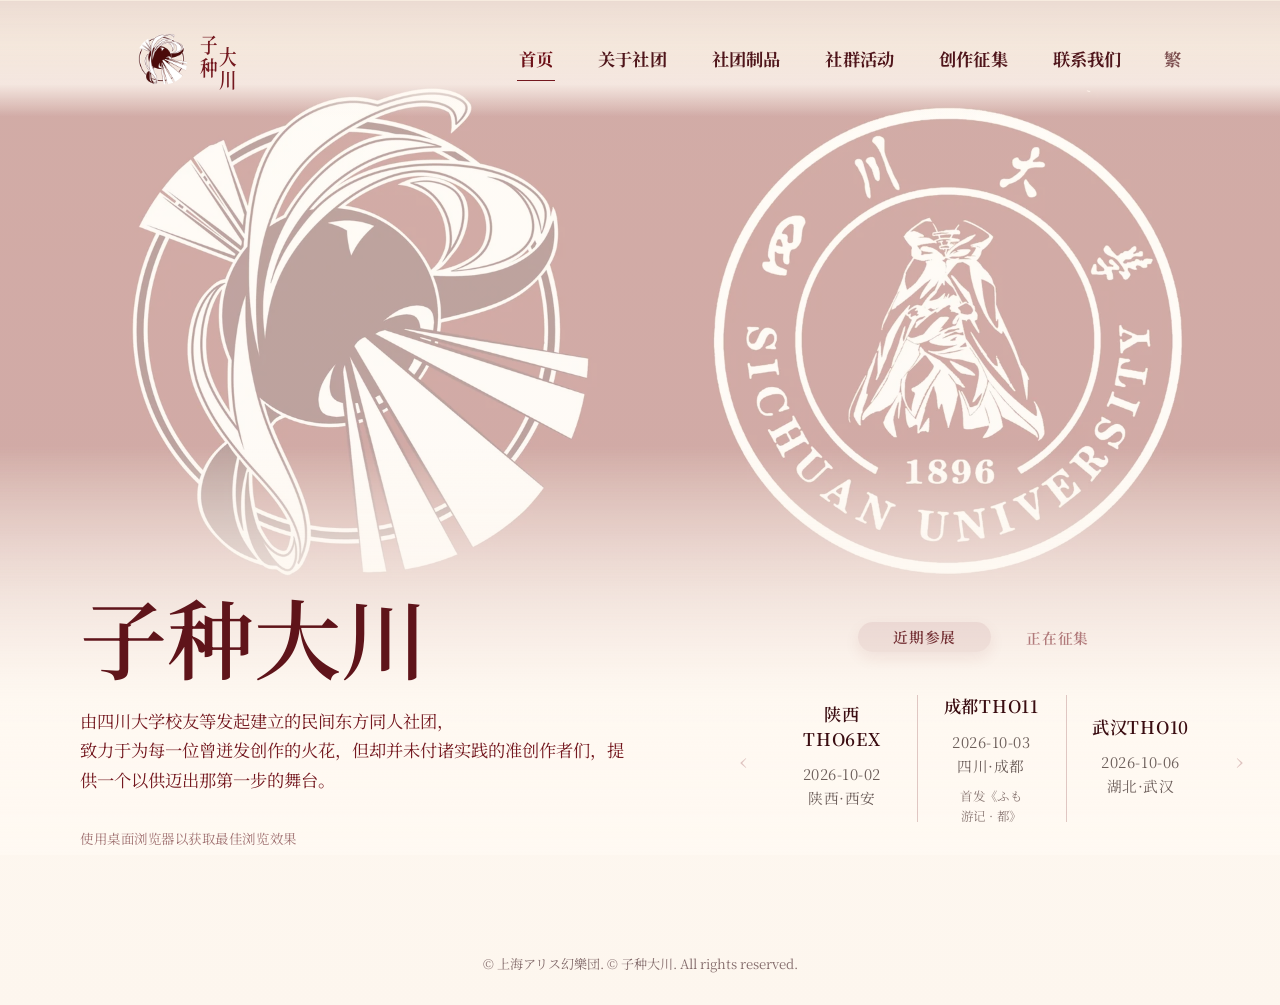
<file: index.html>
<!DOCTYPE html>
<html lang="zh-CN">
  <head>
    <meta charset="UTF-8" />
    <meta name="viewport" content="width=device-width, initial-scale=1.0" />
    <title>子种大川</title>
    <meta
      name="description"
      content="子种大川是由四川大学学生发起建立的民间东方同人社团，致力于为曾迸发创作火花、却尚未付诸实践的准创作者们，提供迈出第一步的舞台。"
    />
    <meta property="og:title" content="子种大川" />
    <meta
      property="og:description"
      content="由四川大学学生发起建立的民间东方同人社团，致力于为准创作者们提供迈出第一步的舞台。"
    />
    <meta property="og:type" content="website" />
    <meta property="og:image" content="assets/club-logo.png" />
    <meta name="twitter:card" content="summary" />
    <meta name="twitter:title" content="子种大川" />
    <meta
      name="twitter:description"
      content="由四川大学学生发起建立的民间东方同人社团，致力于为准创作者们提供迈出第一步的舞台。"
    />
    <meta name="twitter:image" content="assets/club-logo.png" />
    <link rel="icon" type="image/png" href="assets/club-logo.png" />
    <link rel="apple-touch-icon" href="assets/club-logo.png" />
    <link
      rel="preload"
      href="assets/club-background.webp"
      as="image"
      media="(min-width: 561px)"
    />
    <link
      rel="preload"
      href="assets/club-background-mobile.webp"
      as="image"
      media="(max-width: 560px)"
    />
    <link rel="stylesheet" href="styles.css?v=20260823-call-card-edge-clean" />
  </head>
  <body>
    <svg class="site-filter-defs" aria-hidden="true" focusable="false">
      <filter id="qr-burgundy" color-interpolation-filters="sRGB">
        <feColorMatrix
          type="matrix"
          values="
            0.115888 0.389854 0.039356 0 0.454902
            0.188422 0.633864 0.063989 0 0.094118
            0.177584 0.597402 0.060308 0 0.121569
            0 0 0 1 0"
        />
      </filter>
    </svg>

    <header class="site-header">
      <div class="header-inner">
        <a
          class="brand"
          href="#home"
          data-panel-link="home"
          aria-label="回到首页，子种大川"
        >
          <img
            src="assets/club-logo-small.webp"
            alt=""
            width="640"
            height="640"
            decoding="async"
            fetchpriority="high"
          />
          <span class="brand-title" aria-hidden="true">
            <span class="brand-char brand-char-1">子</span>
            <span class="brand-char brand-char-2">种</span>
            <span class="brand-char brand-char-3">大</span>
            <span class="brand-char brand-char-4">川</span>
          </span>
        </a>

        <nav class="site-nav" aria-label="页面栏目">
          <a class="is-active" href="#home" data-panel-link="home">首页</a>
          <a href="#about" data-panel-link="about">关于社团</a>
          <a href="#products" data-panel-link="products">社团制品</a>
          <a href="#moments" data-panel-link="moments">社群活动</a>
          <a href="#creative" data-panel-link="creative">创作征集</a>
          <a href="#contact" data-panel-link="contact">联系我们</a>
          <button
            class="script-toggle"
            type="button"
            data-script-toggle
            aria-label="切换为繁体"
          >
            繁
          </button>
        </nav>
      </div>
    </header>

    <main>
      <section class="panel is-active" data-panel="home" tabindex="0">
        <div class="page-section hero-section">
          <div class="hero-copy">
            <h1 data-club-name>子种大川</h1>
            <p class="lead" data-hero-lead>
              由四川大学学生发起建立的民间东方同人社团，<br />
              致力于为每一位曾迸发创作的火花，但却并未付诸实践的准创作者们，提供一个以供迈出那第一步的舞台。
            </p>
          </div>
          <aside
            class="hero-feature home-digest has-single-digest"
            data-home-digest
            data-active-digest="exhibitions"
            aria-label="首页动态摘要"
          >
            <div class="home-digest-tabs" role="tablist" aria-label="首页动态栏目">
              <button
                class="home-digest-tab is-active"
                type="button"
                data-home-digest-tab="exhibitions"
                role="tab"
                aria-selected="true"
              >
                近期参展
              </button>
              <button
                class="home-digest-tab"
                type="button"
                data-home-digest-tab="calls"
                role="tab"
                aria-selected="false"
                hidden
              >
                正在征集
              </button>
            </div>

            <section
              class="home-digest-block is-active"
              data-home-digest-panel="exhibitions"
              aria-label="近期参展"
            >
              <div class="exhibition-carousel" aria-label="近期参展翻页">
                <button
                  class="exhibition-arrow"
                  type="button"
                  data-exhibition-prev
                  aria-label="上一页"
                >
                  ‹
                </button>
                <div class="exhibition-list" data-exhibition-list>
                  <p class="empty-state">近期参展信息整理中。</p>
                </div>
                <button
                  class="exhibition-arrow"
                  type="button"
                  data-exhibition-next
                  aria-label="下一页"
                >
                  ›
                </button>
              </div>
            </section>

            <section
              class="home-digest-block home-call-block"
              data-home-call-block
              data-home-digest-panel="calls"
              aria-label="正在征集"
              hidden
            >
              <div class="exhibition-carousel home-call-carousel" aria-label="正在征集翻页">
                <button
                  class="exhibition-arrow"
                  type="button"
                  data-call-prev
                  aria-label="上一页"
                >
                  ‹
                </button>
                <div class="exhibition-list call-summary-list" data-call-summary-list></div>
                <button
                  class="exhibition-arrow"
                  type="button"
                  data-call-next
                  aria-label="下一页"
                >
                  ›
                </button>
              </div>
            </section>
          </aside>
          <p class="hero-browser-note">使用桌面浏览器以获取最佳浏览效果</p>
        </div>
      </section>

      <section class="panel" data-panel="about" tabindex="0" hidden>
        <div class="page-section">
          <div class="section-title">
            <p class="eyebrow">About</p>
            <h2>关于社团</h2>
          </div>

          <div class="content-grid">
            <div class="copy-stack" data-about-body>
              <p>
                子种大川是以东方Project为主题的民间同人创作社团，由四川大学在校生、校友为主发起建立。
              </p>
            </div>

            <dl class="info-list" data-club-facts aria-label="社团信息">
              <div>
                <dt>社团名读音</dt>
                <dd>zǐ zhǒng dà chuān</dd>
              </div>
            </dl>
          </div>
        </div>
      </section>

      <section class="panel" data-panel="products" tabindex="0" hidden>
        <div class="page-section">
          <div class="section-title product-section-title">
            <div>
              <p class="eyebrow">Objects</p>
              <h2>社团制品</h2>
            </div>
            <div class="product-title-filter" data-product-filter-slot></div>
          </div>

          <div class="product-list" data-product-list>
            <p class="empty-state">制品资料整理中。</p>
          </div>
        </div>
      </section>

      <section class="panel" data-panel="moments" tabindex="0" hidden>
        <div class="page-section">
          <div class="section-title">
            <p class="eyebrow">Moments</p>
            <h2>社群活动</h2>
          </div>

          <div class="community-list" data-community-list>
            <p class="empty-state">社群活动记录整理中。</p>
          </div>
          <p class="community-portrait-note">
            本页涉及肖像展示的内容，均已取得相关当事人授权。
          </p>
        </div>
      </section>

      <section class="panel" data-panel="creative" tabindex="0" hidden>
        <div class="page-section">
          <div class="section-title">
            <p class="eyebrow">Writing</p>
            <h2>创作征集</h2>
          </div>

          <div class="creative-list" data-creative-list>
            <p class="empty-state">创作征集内容整理中。</p>
          </div>
        </div>
      </section>

      <section class="panel" data-panel="contact" tabindex="0" hidden>
        <div class="page-section">
          <div class="section-title">
            <p class="eyebrow">Contact</p>
            <h2>联系我们</h2>
          </div>

          <div class="contact-layout">
            <div class="contact-qrcode-list" data-contact-qrcodes>
              <p class="empty-state">二维码信息整理中。</p>
            </div>

            <div class="contact-side">
              <section class="contact-block contact-methods-block">
                <h3>相关群聊</h3>
                <dl class="contact-lines" data-contact-methods>
                  <div class="empty-state">群聊信息整理中。</div>
                </dl>
              </section>

              <section class="contact-block contact-maintenance" data-contact-maintenance hidden>
                <h3>网站维护联系邮箱</h3>
                <p class="contact-maintenance-email" data-contact-maintenance-email></p>
                <small class="contact-maintenance-note">回复网站相关问题</small>
              </section>

              <section class="contact-block contact-links-block">
                <h3>友情链接</h3>
                <dl class="contact-lines" data-contact-links>
                  <div class="empty-state">友情链接整理中。</div>
                </dl>
              </section>
            </div>
          </div>
        </div>
      </section>
    </main>

    <footer class="site-footer">
      <p data-footer-copyright>
        © 上海アリス幻樂団. © 2026 子种大川. All rights reserved.
      </p>
    </footer>

    <script src="site-config.js"></script>
    <script src="content-store.js?v=20260826-call-deadline-status"></script>
    <script src="script.js?v=20260826-call-deadline-status"></script>
  </body>
</html>
</file>
<file: styles.css>
@font-face {
  font-family: "ZDC Numerals";
  src:
    local("Bodoni 72"),
    local("Didot"),
    local("Palatino");
  unicode-range:
    U+0030-0039,
    U+FF10-FF19,
    U+0025,
    U+002D,
    U+002E,
    U+002F,
    U+003A,
    U+003B,
    U+00A5;
}

@font-face {
  font-family: "ZDC Web Song";
  src: url("assets/fonts/noto-serif-sc-400.woff2") format("woff2");
  font-display: swap;
  font-style: normal;
  font-weight: 400;
}

@font-face {
  font-family: "ZDC Web Song";
  src: url("assets/fonts/noto-serif-sc-600.woff2") format("woff2");
  font-display: swap;
  font-style: normal;
  font-weight: 600;
}

@font-face {
  font-family: "ZDC Web Song";
  src: url("assets/fonts/noto-serif-sc-700.woff2") format("woff2");
  font-display: swap;
  font-style: normal;
  font-weight: 700;
}

@font-face {
  font-family: "ZDC Web Song TC";
  src: url("assets/fonts/noto-serif-tc-400.ttf") format("truetype");
  font-display: swap;
  font-style: normal;
  font-weight: 400;
}

@font-face {
  font-family: "ZDC Web Song TC";
  src: url("assets/fonts/noto-serif-tc-600.ttf") format("truetype");
  font-display: swap;
  font-style: normal;
  font-weight: 600;
}

@font-face {
  font-family: "ZDC Web Song TC";
  src: url("assets/fonts/noto-serif-tc-700.ttf") format("truetype");
  font-display: swap;
  font-style: normal;
  font-weight: 700;
}

:root {
  --paper: #fff9f2;
  --paper-deep: #f7ecdf;
  --ink: #241616;
  --muted: #6c5e5a;
  --burgundy: #74181f;
  --burgundy-deep: #3b0d12;
  --title-burgundy: #5f141a;
  --line: rgba(116, 24, 31, 0.18);
  --line-soft: rgba(116, 24, 31, 0.1);
  --white: #fffdf8;
  --max-width: 1120px;
  --header-width: 1320px;
  --header-left: clamp(72px, 10.4vw, 240px);
  --header-right: clamp(72px, 7.7vw, 184px);
  --home-header-offset: 116px;
  --home-bg-top: calc(var(--home-header-offset) * -1);
  --home-bg-height: calc(clamp(620px, 82svh, 880px) + var(--home-header-offset));
  --home-bg-image: image-set(
    url("assets/club-background.webp") type("image/webp"),
    url("assets/club-background.jpg") type("image/jpeg")
  );
  --home-bg-position: center -94px;
  --home-bg-size: 100vw auto;
  --home-bg-opacity: 0.36;
  --home-bg-fade-in: clamp(34px, 6svh, 74px);
  --home-bg-solid-end: 52%;
  --home-bg-fade-out-end: 82%;
  --home-hero-padding-top: clamp(340px, 52svh, 520px);
  --community-cover-aspect: 21 / 10;
  --number-font: "ZDC Numerals", "Bodoni 72", Didot, Palatino;
  --web-song-font: "ZDC Web Song";
  --ui-font: var(--number-font), var(--web-song-font), "Songti SC",
    "STSongti-SC-Regular", "Source Han Serif SC", "Noto Serif CJK SC",
    "STSong", "SimSun", Georgia, serif;
  --song-font: var(--number-font), var(--web-song-font), "Songti SC",
    "STSongti-SC-Regular", "Source Han Serif SC", "Noto Serif CJK SC",
    "STSong", "SimSun", Georgia, serif;
  --display-song-font: var(--number-font), var(--web-song-font),
    "STSongti-SC-Regular", "Songti TC", "Hiragino Mincho ProN",
    "Source Han Serif SC", "Noto Serif CJK SC", "Songti SC", "STSong",
    "SimSun", serif;
}

html[lang="zh-Hant"],
html[data-text-script="traditional"],
body[data-text-script="traditional"] {
  --web-song-font: "ZDC Web Song TC";
  --ui-font: var(--number-font), var(--web-song-font), "Songti TC",
    "STSongti-TC-Regular", "Source Han Serif TC", "Noto Serif CJK TC",
    "PMingLiU", "MingLiU", "Songti SC", "STSong", serif;
  --song-font: var(--number-font), var(--web-song-font), "Songti TC",
    "STSongti-TC-Regular", "Source Han Serif TC", "Noto Serif CJK TC",
    "PMingLiU", "MingLiU", "Songti SC", "STSong", serif;
  --display-song-font: var(--number-font), var(--web-song-font),
    "STSongti-TC-Regular", "Songti TC", "Source Han Serif TC",
    "Noto Serif CJK TC", "Hiragino Mincho ProN", "PMingLiU", "MingLiU",
    serif;
}

* {
  box-sizing: border-box;
}

html {
  min-height: 100%;
  background: var(--paper);
}

body {
  position: relative;
  min-height: 100%;
  margin: 0;
  color: var(--ink);
  background:
    linear-gradient(180deg, rgba(255, 250, 243, 0.98), rgba(253, 246, 238, 0.98)),
    var(--paper);
  font-family: var(--ui-font);
  font-feature-settings:
    "onum" 0,
    "lnum" 1,
    "pnum" 1;
  font-synthesis: none;
  font-variant-numeric: lining-nums proportional-nums;
  line-height: 1.7;
}

img {
  display: block;
  max-width: 100%;
}

.site-filter-defs {
  position: absolute;
  width: 0;
  height: 0;
  overflow: hidden;
}

a {
  color: inherit;
  text-decoration: none;
}

.site-header {
  position: sticky;
  z-index: 10;
  top: -1px;
  padding-top: 1px;
  background: linear-gradient(
    180deg,
    rgba(235, 218, 209, 0.98) 0%,
    rgba(247, 236, 224, 0.92) 42%,
    rgba(255, 249, 242, 0.76) 72%,
    rgba(255, 249, 242, 0) 100%
  );
}

.site-header::before {
  position: absolute;
  top: -2px;
  right: 0;
  left: 0;
  height: 3px;
  content: "";
  background: rgba(247, 236, 224, 0.98);
  pointer-events: none;
}

.header-inner {
  width: calc(100% - var(--header-left) - var(--header-right));
  min-height: 116px;
  display: flex;
  align-items: center;
  justify-content: space-between;
  gap: 42px;
  margin-right: auto;
  margin-left: var(--header-left);
}

.brand {
  display: inline-flex;
  align-items: center;
  gap: 10px;
  color: #2d090d;
  font-family: var(--song-font);
  font-weight: 700;
  white-space: nowrap;
}

.brand img {
  width: 3.56rem;
  height: 3.56rem;
  object-fit: contain;
}

.brand-title {
  position: relative;
  width: 2.05em;
  height: 2.42em;
  display: inline-block;
  flex: 0 0 auto;
  font-family: var(--song-font);
  color: var(--burgundy);
  font-size: 1.34rem;
  font-weight: 600;
  letter-spacing: 0;
  line-height: 1;
  transform: scaleX(0.82);
  transform-origin: left center;
}

.brand-char {
  position: absolute;
  display: block;
}

.brand-char-1 {
  top: 0;
  left: 0;
}

.brand-char-2 {
  top: 1.08em;
  left: 0;
}

.brand-char-3 {
  top: 0.54em;
  right: 0;
}

.brand-char-4 {
  top: 1.62em;
  right: 0;
}

.site-nav {
  display: flex;
  align-items: center;
  gap: clamp(24px, 3.2vw, 46px);
  overflow-x: auto;
  color: #4f151b;
  font-family: var(--song-font);
  font-size: clamp(1.08rem, 1.08vw, 1.18rem);
  font-weight: 700;
  letter-spacing: 0.01em;
  white-space: nowrap;
}

.site-nav a {
  position: relative;
  display: inline-flex;
  align-items: center;
  min-height: 52px;
  padding: 2px 2px;
  transition: color 180ms ease;
}

.script-toggle {
  display: inline-flex;
  align-items: center;
  min-height: 52px;
  padding: 2px 0;
  border: 0;
  color: rgba(79, 21, 27, 0.72);
  background: transparent;
  font: inherit;
  cursor: pointer;
  transition:
    color 180ms ease,
    transform 180ms ease;
}

.script-toggle:hover,
.script-toggle:focus-visible {
  color: #6c1018;
  transform: translateY(-1px);
}

.site-nav a::after {
  position: absolute;
  right: 0;
  bottom: 4px;
  left: 0;
  height: 1px;
  content: "";
  background: var(--burgundy);
  opacity: 0;
  transform: scaleX(0.4);
  transform-origin: center;
  transition:
    opacity 180ms ease,
    transform 180ms ease;
}

.site-nav a:hover,
.site-nav a:focus-visible,
.site-nav a.is-active {
  color: #6c1018;
}

.site-nav a.is-active::after {
  opacity: 1;
  transform: scaleX(1);
}

main {
  position: relative;
  z-index: 1;
  display: grid;
}

.panel {
  position: relative;
  grid-area: 1 / 1;
  width: 100%;
  align-self: start;
  opacity: 0;
  transform: translate3d(0, 10px, 0);
  transition:
    opacity 400ms cubic-bezier(0.22, 0.72, 0.28, 1),
    transform 400ms cubic-bezier(0.22, 0.72, 0.28, 1);
  will-change: opacity, transform;
}

.panel:focus,
.panel:focus-visible {
  outline: none;
}

.panel.is-active {
  opacity: 1;
  transform: translate3d(0, 0, 0);
}

.panel.is-entering-from-right {
  opacity: 0;
  transform: translate3d(30px, 0, 0);
}

.panel.is-entering-from-left {
  opacity: 0;
  transform: translate3d(-30px, 0, 0);
}

.panel.is-leaving-to-left {
  opacity: 0;
  transform: translate3d(-30px, 0, 0);
}

.panel.is-leaving-to-right {
  opacity: 0;
  transform: translate3d(30px, 0, 0);
}

.panel[hidden] {
  display: none;
}

.panel[data-panel="home"] {
  overflow: visible;
}

.panel[data-panel="home"]::before,
.panel[data-panel="home"]::after {
  position: absolute;
  inset: 0;
  z-index: 0;
  content: "";
  pointer-events: none;
}

.panel[data-panel="home"]::before {
  top: var(--home-bg-top);
  height: var(--home-bg-height);
  background: var(--home-bg-image) var(--home-bg-position) / var(--home-bg-size)
    no-repeat;
  opacity: var(--home-bg-opacity);
  -webkit-mask-image: linear-gradient(
    180deg,
    transparent 0,
    #000 var(--home-bg-fade-in),
    #000 var(--home-bg-solid-end),
    transparent var(--home-bg-fade-out-end),
    transparent 100%
  );
  mask-image: linear-gradient(
    180deg,
    transparent 0,
    #000 var(--home-bg-fade-in),
    #000 var(--home-bg-solid-end),
    transparent var(--home-bg-fade-out-end),
    transparent 100%
  );
}

.panel[data-panel="home"]::after {
  top: var(--home-bg-top);
  height: var(--home-bg-height);
  background: linear-gradient(
    180deg,
    rgba(255, 249, 242, 0) 0%,
    rgba(255, 249, 242, 0) var(--home-bg-solid-end),
    rgba(255, 249, 242, 0.62) var(--home-bg-fade-out-end),
    rgba(255, 249, 242, 0.98) 100%
  );
}

.page-section {
  position: relative;
  z-index: 1;
  width: min(var(--max-width), calc(100% - 36px));
  min-height: calc(100svh - 142px);
  display: grid;
  align-content: center;
  margin: 0 auto;
  padding: clamp(48px, 8vw, 92px) 0;
}

.panel[data-panel="contact"] .page-section {
  width: calc(100% - var(--header-left) - var(--header-right));
  margin-right: var(--header-right);
  margin-left: var(--header-left);
}

.hero-section {
  grid-template-columns: minmax(0, 1fr) auto;
  gap: clamp(36px, 7vw, 112px);
  align-content: start;
  align-items: start;
  padding-top: var(--home-hero-padding-top);
}

.hero-copy,
.copy-stack,
.product-item,
.contact-grid {
  min-width: 0;
}

.hero-copy {
  max-width: 760px;
  align-self: start;
  justify-self: start;
}

.hero-feature {
  display: grid;
  grid-template-rows: auto clamp(150px, 12vw, 166px);
  gap: clamp(18px, 2.4vw, 28px);
  align-self: start;
  margin: 0 clamp(-64px, -4vw, -18px) 0 0;
  justify-self: end;
  width: min(520px, 46vw);
  padding-top: 34px;
  color: #563e3b;
}

.home-digest-block {
  min-width: 0;
  min-height: 0;
  animation: home-digest-panel-in 360ms ease both;
}

.home-call-block[hidden] {
  display: none;
}

.home-digest-tabs {
  position: relative;
  width: min(272px, 100%);
  display: grid;
  grid-template-columns: repeat(2, minmax(0, 1fr));
  justify-self: center;
  padding: 3px;
  border: 0;
  border-radius: 999px;
  background: transparent;
  box-shadow: none;
}

.home-digest-tabs::before {
  position: absolute;
  top: 3px;
  bottom: 3px;
  left: 3px;
  width: calc((100% - 6px) / 2);
  content: "";
  border-radius: 999px;
  background: rgba(116, 24, 31, 0.08);
  box-shadow: 0 6px 16px rgba(116, 24, 31, 0.075);
  transition:
    transform 320ms cubic-bezier(0.22, 0.72, 0.28, 1),
    width 240ms ease;
}

.home-digest[data-active-digest="calls"] .home-digest-tabs::before {
  transform: translateX(100%);
}

.home-digest.has-single-digest .home-digest-tabs {
  width: fit-content;
  min-width: 136px;
  grid-template-columns: minmax(0, 1fr);
}

.home-digest.has-single-digest .home-digest-tabs::before {
  width: calc(100% - 6px);
  transform: none;
}

.home-digest-tab {
  position: relative;
  z-index: 1;
  min-height: 30px;
  padding: 0 18px;
  border: 0;
  border-radius: 999px;
  color: rgba(116, 24, 31, 0.54);
  background: transparent;
  font-family: var(--song-font);
  font-size: 0.92rem;
  font-weight: 600;
  letter-spacing: 0.05em;
  cursor: pointer;
  transition:
    color 220ms ease,
    transform 220ms ease,
    opacity 220ms ease;
}

.home-digest-tab:hover,
.home-digest-tab:focus-visible {
  color: var(--burgundy-deep);
}

.home-digest-tab:focus-visible {
  outline: 1px solid rgba(116, 24, 31, 0.32);
  outline-offset: 4px;
}

.home-digest-tab.is-active {
  color: rgba(95, 20, 26, 0.86);
  transform: translateY(-1px);
}

.exhibition-head {
  display: flex;
  align-items: center;
  justify-content: center;
}

.hero-feature h2 {
  width: 100%;
  margin: 0;
  color: var(--burgundy);
  font-family: var(--song-font);
  font-size: 1.16rem;
  font-weight: 600;
  letter-spacing: 0.04em;
  text-align: center;
}

.exhibition-carousel {
  height: 100%;
  display: grid;
  grid-template-columns: 24px minmax(0, 1fr) 24px;
  align-items: center;
  gap: 12px;
}

.exhibition-arrow {
  width: 24px;
  height: 42px;
  display: inline-grid;
  place-items: center;
  padding: 0;
  border: 0;
  color: rgba(116, 24, 31, 0.72);
  background: transparent;
  font-family: var(--song-font);
  font-size: 1.36rem;
  line-height: 1;
  cursor: pointer;
  transition:
    color 180ms ease,
    opacity 180ms ease,
    transform 180ms ease;
}

.exhibition-arrow:hover,
.exhibition-arrow:focus-visible {
  color: var(--burgundy-deep);
  transform: translateY(-1px);
}

.exhibition-arrow:focus-visible {
  outline: 1px solid rgba(116, 24, 31, 0.38);
  outline-offset: 3px;
}

.exhibition-arrow:disabled {
  cursor: default;
  opacity: 0.32;
  transform: none;
}

.exhibition-list {
  width: 100%;
  display: grid;
  grid-template-columns: repeat(3, minmax(0, 1fr));
  justify-content: end;
  overflow: hidden;
}

.call-summary-list {
  grid-template-columns: repeat(2, minmax(0, 1fr));
}

.call-summary-list.is-balanced.exhibition-visible-1 {
  grid-template-columns: minmax(0, 50%);
}

.exhibition-list.is-balanced {
  justify-content: center;
}

.exhibition-list.is-balanced.exhibition-visible-1 {
  grid-template-columns: minmax(0, 33.333333%);
}

.exhibition-list.is-balanced.exhibition-visible-2 {
  grid-template-columns: repeat(2, minmax(0, 33.333333%));
}

.exhibition-item {
  position: relative;
  display: none;
  grid-template-rows: minmax(0, 1fr) auto;
  align-content: stretch;
  justify-items: center;
  gap: 9px;
  min-height: 124px;
  padding: 0 clamp(12px, 1.8vw, 22px);
  text-align: center;
}

.call-summary-item {
  -webkit-appearance: none;
  appearance: none;
  border: 0;
  color: inherit;
  background: transparent;
  font: inherit;
  text-align: center;
  cursor: pointer;
  transition:
    color 180ms ease,
    opacity 180ms ease,
    transform 180ms ease;
}

.call-summary-item:hover,
.call-summary-item:focus-visible {
  color: var(--burgundy);
  outline: 0;
  transform: translateY(-2px);
}

.exhibition-item.is-visible {
  display: grid;
}

.exhibition-list.is-sliding-next .exhibition-item.is-visible {
  animation: exhibition-slide-next 360ms cubic-bezier(0.22, 0.72, 0.28, 1)
    both;
  animation-delay: calc(var(--exhibition-order, 0) * 38ms);
}

.exhibition-list.is-sliding-prev .exhibition-item.is-visible {
  animation: exhibition-slide-prev 360ms cubic-bezier(0.22, 0.72, 0.28, 1)
    both;
  animation-delay: calc(var(--exhibition-order, 0) * 38ms);
}

.exhibition-item.has-divider::before {
  position: absolute;
  top: 2px;
  bottom: 4px;
  left: 0;
  width: 1px;
  content: "";
  background: rgba(116, 24, 31, 0.22);
}

.exhibition-item h3,
.exhibition-item p,
.exhibition-item small {
  margin: 0;
}

.exhibition-main {
  display: grid;
  align-self: center;
  align-content: center;
  justify-items: center;
  gap: 12px;
  min-width: 0;
}

.exhibition-item h3 {
  color: var(--burgundy-deep);
  font-size: 1.08rem;
  letter-spacing: 0.04em;
  line-height: 1.45;
}

.call-summary-title {
  color: var(--title-burgundy);
  font-size: 1.08rem;
  font-weight: 700;
  letter-spacing: 0.04em;
  line-height: 1.45;
}

.home-digest .exhibition-note {
  display: -webkit-box;
  -webkit-box-orient: vertical;
  -webkit-line-clamp: 2;
  max-height: 3.4em;
  overflow: hidden;
  overflow-wrap: break-word;
  text-wrap: balance;
  word-break: auto-phrase;
}

.home-digest .exhibition-note:empty {
  display: none;
}

.exhibition-item p {
  color: var(--muted);
  font-size: 0.92rem;
  letter-spacing: 0.035em;
}

.exhibition-detail {
  display: grid;
  justify-items: center;
  gap: 2px;
  line-height: 1.5;
  text-align: center;
}

.exhibition-detail span {
  display: block;
}

.exhibition-item small {
  color: rgba(86, 62, 59, 0.68);
  font-size: 0.78rem;
  letter-spacing: 0.03em;
  line-height: 1.62;
  min-height: 1.5em;
  max-width: 100%;
  overflow-wrap: anywhere;
}

.exhibition-note:empty {
  visibility: hidden;
}

.exhibition-note {
  position: static;
  align-self: end;
  justify-self: center;
  width: 100%;
  margin-top: 8px;
}

@keyframes home-digest-panel-in {
  from {
    opacity: 0;
    transform: translateY(8px);
  }

  to {
    opacity: 1;
    transform: translateY(0);
  }
}

.eyebrow,
.item-label {
  margin: 0 0 12px;
  color: var(--burgundy);
  font-size: 0.78rem;
  font-weight: 700;
  letter-spacing: 0.08em;
  text-transform: uppercase;
}

h1,
h2,
h3 {
  margin: 0;
  color: var(--title-burgundy);
  font-family: var(--display-song-font);
  font-weight: 600;
  letter-spacing: 0;
  line-height: 1.18;
}

h1 {
  max-width: 720px;
  font-size: clamp(3rem, 7.2vw, 5.45rem);
}

h2 {
  font-size: clamp(2.4rem, 5.4vw, 4.4rem);
}

h3 {
  font-size: 1.18rem;
}

.lead {
  max-width: 560px;
  margin: 18px 0 0;
  color: var(--burgundy);
  font-family: var(--song-font);
  font-size: 1.08rem;
  overflow-wrap: anywhere;
}

.hero-browser-note {
  position: absolute;
  bottom: clamp(58px, 8.8svh, 94px);
  left: 0;
  max-width: 560px;
  margin: 0;
  color: rgba(95, 20, 26, 0.58);
  font-family: var(--song-font);
  font-size: 0.84rem;
  letter-spacing: 0.04em;
  line-height: 1.6;
}

.panel[data-panel="home"].is-active::before {
  animation: home-background-in 900ms ease both;
}

.panel[data-panel="home"].is-active::after {
  animation: home-overlay-in 900ms ease both;
}

.panel[data-panel="home"].is-active .eyebrow,
.panel[data-panel="home"].is-active h1,
.panel[data-panel="home"].is-active .lead,
.panel[data-panel="home"].is-active .hero-browser-note,
.panel[data-panel="home"].is-active .hero-feature {
  animation: home-rise-in 720ms ease both;
}

.panel[data-panel="home"].is-active .eyebrow {
  animation-delay: 120ms;
}

.panel[data-panel="home"].is-active h1 {
  animation-delay: 210ms;
}

.panel[data-panel="home"].is-active .lead {
  animation-delay: 320ms;
}

.panel[data-panel="home"].is-active .hero-browser-note {
  animation-delay: 380ms;
}

.panel[data-panel="home"].is-active .hero-feature {
  animation-delay: 430ms;
}

.action-row {
  display: flex;
  flex-wrap: wrap;
  gap: 12px;
  margin-top: 34px;
}

.button {
  min-height: 44px;
  display: inline-flex;
  align-items: center;
  justify-content: center;
  padding: 9px 18px;
  border: 1px solid var(--burgundy);
  border-radius: 999px;
  font-weight: 700;
  transition:
    background 180ms ease,
    color 180ms ease,
    transform 180ms ease;
}

.button:hover,
.button:focus-visible {
  transform: translateY(-1px);
}

.button.primary {
  color: var(--white);
  background: var(--burgundy);
}

.button.secondary {
  color: var(--burgundy);
  background: transparent;
}

.section-title {
  max-width: 720px;
  margin-bottom: clamp(34px, 5vw, 58px);
}

.product-section-title {
  max-width: 1080px;
  display: grid;
  grid-template-columns: max-content auto;
  gap: clamp(16px, 2.2vw, 34px);
  align-items: end;
}

.product-title-filter {
  justify-self: start;
  width: auto;
}

.product-title-filter[hidden] {
  display: none;
}

.content-grid {
  display: grid;
  grid-template-columns: minmax(0, 1fr) minmax(260px, 0.58fr);
  gap: clamp(34px, 6vw, 84px);
  align-items: start;
}

.copy-stack {
  display: grid;
  gap: 20px;
  max-width: 680px;
  color: var(--muted);
  font-size: 1.05rem;
}

.copy-stack p,
.product-item p,
.product-detail p {
  margin: 0;
  overflow-wrap: anywhere;
}

.info-list {
  display: grid;
  grid-template-columns: minmax(4em, max-content) minmax(0, 1fr);
  gap: 0 clamp(24px, 4vw, 58px);
  align-items: baseline;
  margin: 0;
}

.info-list div {
  display: contents;
}

.info-list dt {
  color: var(--burgundy);
  font-weight: 700;
  min-width: 4em;
  padding: 10px 0;
  white-space: nowrap;
}

.info-label-text {
  min-width: 4em;
  display: inline-flex;
  gap: 0;
  white-space: nowrap;
}

.info-label-text.is-fixed {
  width: 4em;
}

.info-label-text.is-spread {
  justify-content: space-between;
}

.info-label-char {
  display: block;
  flex: 0 0 auto;
}

.info-list dd {
  margin: 0;
  color: var(--muted);
  min-width: 0;
  padding: 10px 0;
  overflow-wrap: anywhere;
  text-align: right;
}

.product-list {
  display: grid;
  gap: clamp(24px, 4vw, 42px);
  max-width: 1100px;
}

.product-list.is-detail-view {
  max-width: 1080px;
}

.product-detail {
  position: relative;
  display: grid;
  grid-template-columns: minmax(260px, 0.48fr) minmax(360px, 0.52fr);
  gap: clamp(30px, 4.6vw, 58px);
  align-items: center;
  padding-top: 34px;
  animation: product-detail-in 520ms cubic-bezier(0.22, 0.72, 0.28, 1) both;
}

.product-detail[hidden] {
  display: none;
}

.product-detail-media .image-slot {
  animation: product-image-expand 560ms cubic-bezier(0.22, 0.72, 0.28, 1)
    both;
}

.product-image-carousel {
  display: grid;
  gap: 14px;
  justify-items: center;
}

.product-image-stage {
  width: 100%;
  display: grid;
  justify-items: center;
}

.product-image-controls {
  display: inline-flex;
  align-items: center;
  justify-content: center;
  gap: 28px;
}

.product-image-arrow {
  width: 30px;
  height: 30px;
  display: inline-grid;
  place-items: center;
  padding: 0;
  border: 0;
  color: rgba(116, 24, 31, 0.62);
  background: transparent;
  font-family: var(--song-font);
  font-size: 1.55rem;
  line-height: 1;
  cursor: pointer;
  transition:
    color 180ms ease,
    transform 180ms ease;
}

.product-image-arrow:hover,
.product-image-arrow:focus-visible {
  color: var(--burgundy);
  transform: translateY(-1px);
}

.product-detail-body {
  display: grid;
  gap: 16px;
  max-width: 760px;
}

.product-detail-body h3 {
  color: var(--title-burgundy);
  font-family: var(--display-song-font);
  font-size: clamp(2rem, 4vw, 3.25rem);
  font-weight: 700;
}

.product-detail-body > p:not(.item-label):not(.product-price) {
  color: var(--muted);
  font-size: 1rem;
}

.product-price {
  color: var(--burgundy);
  font-weight: 700;
}

.product-actions,
.product-documents {
  display: flex;
  flex-wrap: wrap;
  gap: 10px 14px;
  align-items: center;
  margin: 4px 0 6px;
}

.product-action-link,
.product-document-link {
  display: inline-flex;
  align-items: center;
  justify-content: center;
  min-height: 34px;
  padding: 5px 16px 6px;
  color: rgba(116, 24, 31, 0.86);
  border: 1px solid rgba(116, 24, 31, 0.3);
  border-radius: 999px;
  background: rgba(255, 249, 242, 0.48);
  font-family: var(--song-font);
  font-size: 0.96rem;
  font-weight: 600;
  line-height: 1.35;
  letter-spacing: 0.05em;
  transition:
    color 180ms ease,
    background 180ms ease,
    border-color 180ms ease,
    transform 180ms ease;
}

.product-action-link:hover,
.product-action-link:focus-visible,
.product-document-link:hover,
.product-document-link:focus-visible {
  color: var(--burgundy);
  border-color: rgba(116, 24, 31, 0.56);
  background: rgba(255, 249, 242, 0.74);
  transform: translateY(-1px);
}

.product-params {
  display: grid;
  grid-template-columns: minmax(4em, max-content) minmax(0, 1fr);
  gap: 9px 16px;
  margin: 10px 0 0;
  color: var(--muted);
  font-size: 0.9rem;
}

.product-params div {
  display: contents;
}

.product-params dt {
  color: var(--burgundy);
  font-weight: 700;
  min-width: 4em;
  white-space: nowrap;
}

.product-params dd {
  margin: 0;
  min-width: 0;
  overflow-wrap: anywhere;
}

.product-detail-close {
  position: absolute;
  top: 0;
  left: 0;
  width: max-content;
  min-height: 28px;
  margin: 0;
  padding: 0;
  border: 0;
  color: rgba(116, 24, 31, 0.52);
  background: transparent;
  font: inherit;
  font-size: 0.88rem;
  font-weight: 600;
  cursor: pointer;
}

.product-detail-close:hover,
.product-detail-close:focus-visible {
  color: var(--burgundy-deep);
}

.product-gallery {
  display: grid;
  grid-template-columns: repeat(4, minmax(0, 1fr));
  align-items: start;
  gap: clamp(42px, 5vw, 74px) clamp(38px, 4.6vw, 76px);
  animation: product-gallery-in 460ms cubic-bezier(0.22, 0.72, 0.28, 1) both;
}

.product-gallery-item {
  display: grid;
  gap: 18px;
  justify-self: center;
  width: 100%;
  max-width: 230px;
}

.product-gallery-image,
.product-gallery-caption {
  padding: 0;
  border: 0;
  color: inherit;
  background: transparent;
  font: inherit;
  cursor: pointer;
}

.product-gallery-image {
  display: block;
  width: 100%;
}

.product-gallery-image .image-slot {
  width: 100%;
  aspect-ratio: 1 / 1;
  transition:
    opacity 180ms ease,
    transform 260ms ease;
}

.product-gallery-caption {
  min-height: 1.65em;
  width: 100%;
  color: rgba(59, 13, 18, 0.82);
  font-family: var(--song-font);
  font-size: clamp(0.92rem, 1.22vw, 1.08rem);
  font-weight: 600;
  letter-spacing: 0.045em;
  line-height: 1.7;
  overflow: visible;
  overflow-wrap: break-word;
  text-align: center;
  text-overflow: clip;
  white-space: pre-line;
  transition:
    color 180ms ease,
    transform 180ms ease;
}

.product-gallery-caption:hover,
.product-gallery-caption:focus-visible {
  color: var(--burgundy);
}

.product-filter {
  position: relative;
  display: inline-grid;
  justify-items: start;
  margin-bottom: 0;
  color: var(--muted);
  text-align: left;
}

.product-filter-toggle {
  min-height: 32px;
  padding: 0;
  border: 0;
  color: rgba(95, 20, 26, 0.82);
  background: transparent;
  font-family: var(--song-font);
  font-size: 0.98rem;
  font-weight: 600;
  cursor: pointer;
  transition:
    color 180ms ease,
    transform 180ms ease;
}

.product-filter-toggle::after {
  display: inline-block;
  margin-left: 0.38em;
  color: rgba(95, 20, 26, 0.56);
  content: "⌄";
  font-size: 0.9em;
  transform: translateY(-1px);
}

.product-filter.is-open .product-filter-toggle,
.product-filter-toggle:hover,
.product-filter-toggle:focus-visible {
  color: var(--burgundy);
}

.product-filter.is-open .product-filter-toggle::after {
  transform: translateY(1px) rotate(180deg);
}

.product-filter-menu {
  position: absolute;
  z-index: 4;
  top: calc(100% + 10px);
  left: 0;
  width: min(420px, calc(100vw - 48px));
  display: grid;
  gap: 12px;
  justify-items: start;
  padding: 16px 18px;
  border: 1px solid rgba(116, 24, 31, 0.14);
  color: var(--muted);
  background: rgba(255, 249, 242, 0.96);
  box-shadow: 0 16px 42px rgba(59, 13, 18, 0.08);
  text-align: left;
  transform-origin: top left;
}

.product-filter-menu[hidden] {
  display: none;
}

.product-filter-primary,
.product-filter-types {
  display: flex;
  flex-wrap: wrap;
  gap: 8px 16px;
  align-items: center;
  justify-content: flex-start;
  padding: 0;
  border: 0;
}

.product-filter-types legend {
  margin-right: 4px;
  color: var(--burgundy);
  font-family: var(--song-font);
  font-weight: 700;
}

.product-filter-check {
  display: inline-flex;
  grid-template-columns: none;
  gap: 7px;
  align-items: center;
  color: rgba(59, 13, 18, 0.7);
  font-family: var(--song-font);
  font-size: 0.9rem;
  font-weight: 400;
  cursor: pointer;
}

.product-filter-check input {
  width: 1em;
  height: 1em;
  accent-color: var(--burgundy);
}

.product-filter-clear {
  min-height: 28px;
  padding: 0;
  border: 0;
  color: rgba(116, 24, 31, 0.62);
  background: transparent;
  font: inherit;
  font-size: 0.88rem;
  cursor: pointer;
}

.product-filter-clear:hover,
.product-filter-clear:focus-visible {
  color: var(--burgundy);
}

.product-gallery-image:hover .image-slot,
.product-gallery-image:focus-visible .image-slot {
  opacity: 0.86;
  transform: translateY(-4px) scale(1.018);
}

.creative-list {
  display: grid;
  gap: clamp(42px, 6vw, 74px);
  max-width: 1120px;
}

.creative-list.is-detail-view {
  max-width: 980px;
}

.creative-subsection {
  display: grid;
  gap: clamp(22px, 3.4vw, 38px);
}

.creative-subsection + .creative-subsection {
  padding-top: clamp(32px, 5vw, 58px);
  border-top: 1px solid rgba(116, 24, 31, 0.12);
}

.creative-subtitle {
  color: var(--title-burgundy);
  font-family: var(--display-song-font);
  font-size: clamp(1.9rem, 3.8vw, 3.2rem);
  font-weight: 600;
  line-height: 1.22;
}

.creative-call-grid {
  display: grid;
  grid-template-columns: repeat(3, minmax(0, 1fr));
  gap: clamp(20px, 3vw, 34px);
}

.creative-call-card {
  min-height: 168px;
  display: grid;
  align-content: center;
  justify-items: center;
  gap: 14px;
  padding: 20px 0 22px;
  -webkit-appearance: none;
  appearance: none;
  border: 0;
  color: inherit;
  background:
    linear-gradient(180deg, rgba(116, 24, 31, 0.035), rgba(255, 249, 242, 0));
  font: inherit;
  text-align: center;
  cursor: pointer;
  transition:
    color 180ms ease,
    transform 180ms ease;
}

.creative-call-card:hover,
.creative-call-card:focus-visible {
  color: var(--burgundy);
  outline: 0;
  transform: translateY(-3px);
}

.creative-call-card h4 {
  margin: 0;
  color: var(--title-burgundy);
  font-family: var(--song-font);
  font-size: clamp(1.18rem, 1.9vw, 1.46rem);
  font-weight: 700;
  line-height: 1.48;
  overflow-wrap: anywhere;
}

.creative-card-meta {
  display: flex;
  flex-wrap: wrap;
  gap: 6px 13px;
  justify-content: center;
  color: rgba(108, 94, 90, 0.76);
  font-family: var(--song-font);
  font-size: 0.88rem;
  letter-spacing: 0.035em;
  line-height: 1.55;
}

.creative-status {
  color: rgba(116, 24, 31, 0.82);
  font-weight: 600;
}

.creative-card-summary {
  max-width: 92%;
  margin: 0;
  color: var(--muted);
  font-size: 0.96rem;
  line-height: 1.82;
  overflow-wrap: break-word;
  text-align: center;
  text-wrap: balance;
  word-break: auto-phrase;
}

.manuscript-list {
  display: grid;
}

.manuscript-row {
  display: grid;
  padding: 18px 0 20px;
  border: 0;
  border-top: 1px solid rgba(116, 24, 31, 0.12);
  color: inherit;
  background: transparent;
  font: inherit;
  text-align: left;
  cursor: pointer;
  transition:
    color 180ms ease,
    padding-left 180ms ease;
}

.manuscript-row:last-child {
  border-bottom: 1px solid rgba(116, 24, 31, 0.12);
}

.manuscript-row:hover,
.manuscript-row:focus-visible {
  color: var(--burgundy);
  padding-left: 8px;
}

.manuscript-main {
  display: grid;
  gap: 6px;
}

.manuscript-title {
  color: var(--burgundy-deep);
  font-family: var(--song-font);
  font-size: clamp(1.08rem, 1.55vw, 1.3rem);
  font-weight: 600;
  line-height: 1.55;
  overflow-wrap: anywhere;
}

.manuscript-desc {
  color: rgba(108, 94, 90, 0.78);
  font-family: var(--song-font);
  font-size: 0.9rem;
  line-height: 1.7;
  overflow-wrap: anywhere;
}

.manuscript-empty {
  font-family: var(--song-font);
  line-height: 1.9;
}

.inline-panel-link {
  color: var(--burgundy);
  text-decoration: underline;
  text-decoration-color: rgba(116, 24, 31, 0.38);
  text-decoration-thickness: 1px;
  text-underline-offset: 0.22em;
  transition: color 180ms ease;
}

.inline-panel-link:hover,
.inline-panel-link:focus-visible {
  color: var(--burgundy-deep);
}

.article-page {
  width: min(880px, calc(100% - 36px));
  margin: 0 auto;
  padding: clamp(34px, 7vw, 72px) 0;
}

.article-brand {
  display: inline-flex;
  align-items: center;
  gap: 10px;
  margin-bottom: clamp(34px, 6vw, 58px);
  color: var(--burgundy);
  font-family: var(--song-font);
  font-weight: 700;
}

.article-brand img {
  width: 2.8rem;
  height: 2.8rem;
  object-fit: contain;
}

.article-title {
  font-size: clamp(2.3rem, 6vw, 4.2rem);
}

.article-meta {
  display: flex;
  flex-wrap: wrap;
  gap: 8px 22px;
  margin: 18px 0 clamp(30px, 5vw, 52px);
  color: rgba(108, 94, 90, 0.78);
  font-family: var(--song-font);
  font-size: 0.96rem;
}

.article-body {
  color: var(--ink);
  font-family: var(--song-font);
  font-size: 1.06rem;
  line-height: 2;
}

.article-body > * {
  margin-top: 0;
  margin-bottom: 1.1em;
}

.article-body blockquote {
  margin-left: 0;
  padding-left: 1.2em;
  border-left: 1px solid rgba(116, 24, 31, 0.28);
  color: var(--muted);
}

.article-body a,
.article-attachment {
  color: var(--burgundy);
  text-decoration: underline;
  text-decoration-thickness: 1px;
  text-underline-offset: 0.22em;
}

.article-image {
  margin: 0 0 clamp(26px, 4vw, 42px);
}

.article-image img {
  width: auto;
  max-width: 100%;
  height: auto;
  margin: 0 auto;
}

.article-attachment-wrap {
  margin-top: clamp(28px, 5vw, 50px);
}

.creative-detail {
  position: relative;
  display: grid;
  gap: clamp(24px, 4vw, 42px);
  padding-top: 34px;
  animation: product-detail-in 520ms cubic-bezier(0.22, 0.72, 0.28, 1) both;
}

.creative-detail-head {
  display: grid;
  gap: 14px;
  max-width: 900px;
}

.creative-detail-head h3 {
  color: var(--title-burgundy);
  font-family: var(--display-song-font);
  font-size: clamp(2rem, 4.2vw, 3.45rem);
  font-weight: 700;
  line-height: 1.24;
}

.creative-detail-summary,
.creative-detail-body {
  margin: 0;
  color: var(--muted);
  font-family: var(--song-font);
  font-size: 1.02rem;
  line-height: 1.96;
  overflow-wrap: anywhere;
}

.creative-detail-body {
  max-width: 820px;
  color: var(--ink);
}

.creative-detail-meta {
  max-width: 760px;
  margin-top: 8px;
}

.community-list {
  display: grid;
  gap: clamp(38px, 5vw, 72px);
  max-width: 1120px;
}

.community-list.is-detail-view {
  max-width: 1080px;
}

.community-portrait-note {
  max-width: 1120px;
  margin: clamp(22px, 3.2vw, 38px) 0 0;
  color: rgba(108, 94, 90, 0.66);
  font-family: var(--song-font);
  font-size: 0.86rem;
  letter-spacing: 0.04em;
  line-height: 1.7;
  text-align: center;
}

.community-section {
  position: relative;
  display: grid;
  grid-template-columns: minmax(260px, 0.44fr) minmax(320px, 0.56fr);
  gap: clamp(30px, 5vw, 72px);
  align-items: center;
  padding: clamp(8px, 2.2vw, 28px) 0;
  animation: product-gallery-in 520ms cubic-bezier(0.22, 0.72, 0.28, 1) both;
}

.community-section::before {
  position: absolute;
  z-index: -1;
  inset: 0 calc(50% - 50vw);
  content: "";
  background: linear-gradient(
    90deg,
    rgba(116, 24, 31, 0.04),
    rgba(255, 249, 242, 0) 66%
  );
  opacity: 0.8;
}

.community-section.is-reversed {
  grid-template-columns: minmax(320px, 0.56fr) minmax(260px, 0.44fr);
}

.community-section.is-reversed::before {
  background: linear-gradient(
    270deg,
    rgba(116, 24, 31, 0.04),
    rgba(255, 249, 242, 0) 66%
  );
}

.community-section.is-reversed .community-copy {
  order: 2;
}

.community-section.is-reversed .community-cover {
  order: 1;
}

.community-copy {
  display: grid;
  gap: 18px;
  align-content: center;
}

.community-title,
.community-cover,
.community-photo-item {
  padding: 0;
  border: 0;
  background: transparent;
  font: inherit;
  cursor: pointer;
}

.community-title {
  color: var(--title-burgundy);
  font-family: var(--display-song-font);
  font-size: clamp(2.05rem, 4vw, 3.45rem);
  font-weight: 700;
  line-height: 1.24;
  text-align: left;
  transition:
    color 180ms ease,
    transform 180ms ease;
}

.community-title:hover,
.community-title:focus-visible {
  color: var(--burgundy);
  transform: translateY(-2px);
}

.community-copy p,
.community-detail-head p {
  max-width: 560px;
  margin: 0;
  color: var(--muted);
  font-family: var(--song-font);
  font-size: 1.04rem;
  line-height: 1.9;
  overflow-wrap: anywhere;
}

.community-detail-head p {
  max-width: 960px;
}

.community-cover {
  position: relative;
  width: 100%;
  aspect-ratio: var(--community-cover-aspect);
  display: grid;
  place-items: center;
  overflow: hidden;
  color: rgba(116, 24, 31, 0.48);
  background:
    linear-gradient(135deg, rgba(116, 24, 31, 0.07), rgba(170, 139, 118, 0.08)),
    var(--paper-deep);
}

.community-cover > img,
.community-cover-collage {
  width: 100%;
  height: 100%;
}

.community-cover > img {
  object-fit: cover;
  filter: saturate(0.9);
  transition:
    opacity 220ms ease,
    transform 360ms ease;
}

.community-cover:hover > img,
.community-cover:focus-visible > img {
  opacity: 0.9;
  transform: scale(1.025);
}

.community-photo-item:hover img,
.community-photo-item:focus-visible img {
  opacity: 0.92;
}

.community-cover-collage {
  display: grid;
  grid-template-columns: 1.18fr 0.82fr 0.82fr;
  grid-template-rows: repeat(2, minmax(0, 1fr));
  gap: 6px;
}

.community-cover-collage img {
  width: 100%;
  height: 100%;
  object-fit: cover;
}

.community-cover-collage img:first-child {
  grid-row: span 2;
}

.community-cover-fade {
  position: absolute;
  inset: 0;
  background:
    linear-gradient(180deg, rgba(255, 249, 242, 0) 52%, var(--paper) 100%),
    linear-gradient(90deg, rgba(255, 249, 242, 0) 54%, var(--paper) 100%);
  pointer-events: none;
}

.community-section.is-reversed .community-cover-fade {
  background:
    linear-gradient(180deg, rgba(255, 249, 242, 0) 52%, var(--paper) 100%),
    linear-gradient(270deg, rgba(255, 249, 242, 0) 54%, var(--paper) 100%);
}

.community-placeholder {
  position: relative;
  z-index: 1;
  color: rgba(116, 24, 31, 0.5);
  font-family: var(--song-font);
  font-size: 1rem;
  font-weight: 700;
}

.community-detail {
  position: relative;
  display: grid;
  gap: clamp(34px, 5vw, 58px);
  padding-top: 34px;
  animation: product-detail-in 520ms cubic-bezier(0.22, 0.72, 0.28, 1) both;
}

.community-detail-head {
  display: grid;
  gap: 12px;
  max-width: 980px;
}

.community-detail-head h3,
.community-photo-body h3 {
  margin: 0;
  color: var(--title-burgundy);
  font-family: var(--display-song-font);
  font-size: clamp(2rem, 4vw, 3.25rem);
  font-weight: 700;
  line-height: 1.24;
}

.community-detail-close {
  position: absolute;
  top: 0;
  left: 0;
  width: max-content;
  min-height: 28px;
  padding: 0;
  border: 0;
  color: rgba(116, 24, 31, 0.52);
  background: transparent;
  font: inherit;
  font-size: 0.88rem;
  font-weight: 600;
  cursor: pointer;
}

.community-detail-close:hover,
.community-detail-close:focus-visible {
  color: var(--burgundy-deep);
}

.community-photo-wall {
  display: grid;
  gap: clamp(12px, 2vw, 18px);
  align-items: stretch;
}

.community-photo-column {
  display: contents;
}

.community-photo-row {
  width: 100%;
  display: flex;
  gap: clamp(12px, 2vw, 18px);
  align-items: flex-start;
}

.community-photo-row.is-loose {
  justify-content: flex-start;
}

.community-photo-mosaic {
  width: 100%;
  display: flex;
  align-items: stretch;
}

.community-photo-stack {
  display: flex;
  flex-direction: column;
  flex: 0 0 auto;
}

.community-photo-rail {
  display: flex;
  flex: 0 0 auto;
  align-items: flex-start;
}

.community-photo-item {
  position: relative;
  flex: 0 0 auto;
  display: grid;
  place-items: center;
  margin: 0;
  padding: 0;
  border: 0;
  overflow: hidden;
  contain: paint;
  clip-path: inset(0);
  color: rgba(116, 24, 31, 0.48);
  background:
    linear-gradient(135deg, rgba(116, 24, 31, 0.06), rgba(170, 139, 118, 0.08)),
    var(--paper-deep);
}

.community-photo-item::before,
.community-photo-item::after {
  position: absolute;
  inset: 0;
  content: "";
  pointer-events: none;
}

.community-photo-item::before {
  background:
    radial-gradient(circle at 22% 18%, rgba(116, 24, 31, 0.1), transparent 34%),
    linear-gradient(135deg, rgba(255, 253, 248, 0.12), rgba(116, 24, 31, 0.04));
  opacity: 0.74;
}

.community-photo-item::after {
  background:
    linear-gradient(180deg, rgba(255, 249, 242, 0.18), rgba(255, 249, 242, 0.32)),
    rgba(116, 24, 31, 0.04);
}

.community-photo-item img {
  position: relative;
  z-index: 1;
  width: 100%;
  height: 100%;
  display: block;
  object-fit: contain;
  transition:
    opacity 220ms ease;
}

.community-photo-detail {
  grid-template-columns: minmax(260px, 0.56fr) minmax(320px, 0.44fr);
  gap: clamp(30px, 4.6vw, 58px);
  align-items: center;
}

.community-photo-media {
  min-height: min(62svh, 640px);
  display: grid;
  place-items: center;
  color: rgba(116, 24, 31, 0.48);
  background: transparent;
}

.community-photo-media img {
  width: auto;
  height: auto;
  max-width: 100%;
  max-height: min(70svh, 760px);
  object-fit: contain;
}

.community-photo-body {
  display: grid;
  gap: 22px;
}

.community-photo-meta {
  margin-top: 2px;
  gap: 12px 18px;
}

.empty-state {
  margin: 0;
  color: var(--muted);
}

.image-slot,
.gallery-item,
.qr-slot {
  position: relative;
  overflow: hidden;
  display: block;
  background:
    linear-gradient(135deg, rgba(116, 24, 31, 0.07), rgba(170, 139, 118, 0.06)),
    var(--paper-deep);
}

.image-slot img {
  display: block;
}

.image-slot-thumbnail {
  display: grid;
  place-items: center;
  padding: 12px;
}

.image-slot-thumbnail .image-slot-bg {
  position: absolute;
  inset: -12%;
  z-index: 0;
  width: 124%;
  height: 124%;
  object-fit: cover;
  opacity: 0.28;
  filter: blur(16px) saturate(0.82);
  transform: scale(1.04);
}

.image-slot-thumbnail .image-slot-main {
  position: relative;
  z-index: 1;
  width: 100%;
  height: 100%;
  object-fit: contain;
}

.image-slot-detail {
  width: auto;
  max-width: 100%;
  display: grid;
  place-items: center;
  overflow: visible;
  background: transparent;
}

.image-slot-detail .image-slot-main {
  width: auto;
  height: auto;
  max-width: 100%;
  max-height: min(70svh, 720px);
  object-fit: contain;
}

.qr-slot img {
  width: 100%;
  height: 100%;
  display: block;
  object-fit: contain;
}

.image-slot {
  aspect-ratio: 4 / 3;
}

.image-slot-detail {
  aspect-ratio: auto;
}

.gallery-grid {
  display: grid;
  grid-template-columns: repeat(4, minmax(0, 1fr));
  grid-auto-rows: 150px;
  gap: 14px;
}

.gallery-item.tall {
  grid-row: span 2;
}

.gallery-item.wide {
  grid-column: span 2;
}

.contact-layout {
  display: grid;
  grid-template-columns: 1fr;
  gap: clamp(34px, 5vw, 58px);
  align-items: start;
  width: 100%;
}

.contact-qrcode-list {
  display: grid;
  grid-template-columns: repeat(5, minmax(0, 1fr));
  align-items: flex-start;
  justify-content: flex-start;
  gap: 28px clamp(22px, 3vw, 36px);
  max-width: none;
}

.contact-qr-item {
  display: grid;
  gap: 10px;
  justify-items: center;
  text-align: center;
}

.contact-qr-text {
  width: 100%;
  display: grid;
  gap: 2px;
  justify-items: center;
  text-align: center;
}

.contact-qr-name {
  margin: 0;
  color: var(--burgundy-deep);
  font-family: var(--song-font);
  font-size: 1.04rem;
  font-weight: 600;
  line-height: 1.45;
}

.contact-qr-note {
  max-width: 100%;
  display: block;
  overflow: hidden;
  color: rgba(108, 94, 90, 0.72);
  font-size: 0.8rem;
  line-height: 1.38;
  text-overflow: ellipsis;
  white-space: nowrap;
}

.contact-side {
  display: grid;
  grid-template-columns: repeat(2, minmax(0, 1fr));
  grid-template-areas: "methods links";
  gap: clamp(34px, 5vw, 74px);
  align-items: start;
  width: 100%;
}

.contact-side.has-maintenance {
  grid-template-areas:
    "methods maintenance"
    "methods links";
  column-gap: clamp(34px, 5vw, 74px);
  row-gap: clamp(16px, 2.2vw, 28px);
}

.contact-block {
  display: grid;
  gap: 14px;
}

.contact-methods-block {
  grid-area: methods;
}

.contact-side.has-maintenance .contact-methods-block {
  display: grid;
  grid-template-rows: auto minmax(0, 1fr);
  gap: var(--contact-title-gap, 14px);
  align-self: stretch;
}

.contact-side.has-maintenance .contact-methods-block .contact-lines {
  display: grid;
  gap: var(--contact-content-gap, 10px);
  align-content: start;
}

.contact-links-block {
  grid-area: links;
}

.contact-maintenance {
  grid-area: maintenance;
  grid-template-columns: minmax(280px, 0.72fr) minmax(0, 1fr);
  align-items: baseline;
  column-gap: clamp(54px, 5vw, 86px);
  row-gap: 4px;
  width: 100%;
  min-width: 0;
  max-width: 100%;
  justify-self: stretch;
}

.contact-maintenance h3 {
  grid-column: 1;
  grid-row: 1;
}

.contact-block h3 {
  margin: 0;
  color: var(--burgundy);
  font-family: var(--song-font);
  font-size: clamp(1.08rem, 1.8vw, 1.42rem);
  font-weight: 700;
}

.contact-lines {
  display: grid;
  gap: 10px;
  margin: 0;
}

.contact-line {
  display: grid;
  grid-template-columns: minmax(280px, 0.72fr) minmax(0, 1fr);
  gap: clamp(54px, 5vw, 86px);
  align-items: baseline;
}

.contact-line dt {
  color: var(--burgundy-deep);
  font-family: var(--song-font);
  font-size: 1.04rem;
  font-weight: 600;
  line-height: 1.45;
}

.contact-line dd {
  margin: 0;
  color: var(--muted);
  overflow-wrap: anywhere;
}

.contact-line a {
  transition: color 180ms ease;
}

.contact-maintenance-email {
  grid-column: 2;
  grid-row: 1;
  margin: 0;
  color: var(--burgundy-deep);
  font-family: var(--song-font);
  font-size: 1.04rem;
  font-weight: 600;
  line-height: 1.45;
  overflow-wrap: anywhere;
}

.contact-maintenance-email a {
  text-decoration: underline;
  text-decoration-color: rgba(116, 24, 31, 0.38);
  text-decoration-thickness: 1px;
  text-underline-offset: 0.22em;
  transition: color 180ms ease;
}

.contact-maintenance-email a:hover,
.contact-maintenance-email a:focus-visible {
  color: var(--burgundy);
}

.contact-maintenance-note {
  grid-column: 1;
  grid-row: 2;
  color: rgba(108, 94, 90, 0.72);
  font-size: 0.8rem;
  line-height: 1.45;
}

.contact-line dt a {
  text-decoration: underline;
  text-decoration-color: rgba(116, 24, 31, 0.42);
  text-decoration-thickness: 1px;
  text-underline-offset: 0.22em;
}

.contact-line a:hover,
.contact-line a:focus-visible {
  color: var(--burgundy);
}

.qr-slot {
  width: min(230px, 100%);
  aspect-ratio: 1;
  display: grid;
  place-items: center;
  justify-self: end;
  color: rgba(116, 24, 31, 0.58);
  font-weight: 700;
}

.contact-qr-item .qr-slot {
  width: min(185px, 100%);
  justify-self: center;
  background:
    linear-gradient(135deg, rgba(116, 24, 31, 0.06), rgba(255, 249, 242, 0.78)),
    var(--paper-deep);
  transition:
    background 180ms ease,
    box-shadow 180ms ease,
    transform 180ms ease;
}

.contact-qr-item .qr-slot-link {
  cursor: pointer;
}

.contact-qr-item .qr-slot-link:hover,
.contact-qr-item .qr-slot-link:focus-visible {
  background:
    linear-gradient(135deg, rgba(116, 24, 31, 0.09), rgba(255, 249, 242, 0.86)),
    var(--paper-deep);
  box-shadow: 0 10px 26px rgba(116, 24, 31, 0.1);
  outline: none;
  transform: translateY(-2px);
}

.contact-qr-item .qr-slot img {
  padding: 10px;
  filter: url("#qr-burgundy");
  mix-blend-mode: normal;
  opacity: 0.9;
}

.qr-slot span {
  position: relative;
  z-index: 1;
}

.site-footer {
  position: relative;
  z-index: 1;
  width: min(var(--header-width), calc(100% - 48px));
  margin: 0 auto;
  padding: 24px 0 30px;
  color: rgba(45, 9, 13, 0.58);
  font-size: 0.82rem;
  text-align: center;
}

.site-footer p {
  margin: 0;
}

@keyframes home-background-in {
  from {
    opacity: 0;
    transform: translateY(14px);
  }

  to {
    opacity: 0.36;
    transform: translateY(0);
  }
}

@keyframes home-overlay-in {
  from {
    opacity: 0;
  }

  to {
    opacity: 1;
  }
}

@keyframes home-rise-in {
  from {
    opacity: 0;
    transform: translateY(18px);
  }

  to {
    opacity: 1;
    transform: translateY(0);
  }
}

@keyframes exhibition-slide-next {
  from {
    opacity: 0;
    transform: translateX(18px);
  }

  to {
    opacity: 1;
    transform: translateX(0);
  }
}

@keyframes exhibition-slide-prev {
  from {
    opacity: 0;
    transform: translateX(-18px);
  }

  to {
    opacity: 1;
    transform: translateX(0);
  }
}

@keyframes product-detail-in {
  from {
    opacity: 0;
    transform: translateY(18px);
  }

  to {
    opacity: 1;
    transform: translateY(0);
  }
}

@keyframes product-gallery-in {
  from {
    opacity: 0;
    transform: translateY(12px);
  }

  to {
    opacity: 1;
    transform: translateY(0);
  }
}

@keyframes product-image-expand {
  from {
    opacity: 0;
    transform: scale(0.94);
  }

  to {
    opacity: 1;
    transform: scale(1);
  }
}

@media (max-width: 980px) {
  .contact-qrcode-list {
    grid-template-columns: repeat(4, minmax(0, 1fr));
  }
}

@media (max-width: 860px) {
  .panel[data-panel="home"] {
    --home-hero-padding-top: clamp(290px, 44svh, 380px);
  }

  .header-inner {
    width: min(var(--header-width), calc(100% - 48px));
    min-height: auto;
    align-items: flex-start;
    flex-direction: column;
    gap: 10px;
    margin: 0 auto;
    padding: 14px 0 12px;
  }

  .site-nav {
    width: 100%;
    flex-wrap: wrap;
    gap: 2px clamp(16px, 4vw, 24px);
    overflow: visible;
    padding-bottom: 2px;
    font-size: clamp(0.94rem, 3.7vw, 1.04rem);
    line-height: 1.35;
  }

  .site-nav a {
    min-height: 34px;
  }

  .script-toggle {
    min-height: 34px;
  }

  main {
    min-height: calc(100svh - 116px);
  }

  .page-section {
    min-height: calc(100svh - 116px);
  }

  .panel[data-panel="contact"] .page-section {
    width: min(var(--header-width), calc(100% - 48px));
    margin: 0 auto;
  }

  .hero-section,
  .content-grid,
  .contact-layout {
    grid-template-columns: 1fr;
  }

  .hero-browser-note {
    position: static;
    grid-column: 1;
    margin-top: 18px;
  }

  .hero-feature {
    grid-template-rows: auto 166px;
    margin-right: 0;
    padding-top: 0;
    min-width: 0;
    width: 100%;
    max-width: 100%;
  }

  .home-digest-tabs {
    width: min(292px, 100%);
  }

  .exhibition-list {
    width: 100%;
    grid-template-columns: 1fr;
  }

  .call-summary-list {
    grid-template-columns: repeat(2, minmax(0, 1fr));
  }

  .call-summary-list.is-balanced.exhibition-visible-1 {
    grid-template-columns: minmax(0, calc(50% - 4px));
  }

  .exhibition-carousel {
    grid-template-columns: 22px minmax(0, 1fr) 22px;
    gap: 8px;
    margin-top: 22px;
  }

  .home-digest .exhibition-carousel {
    margin-top: 0;
  }

  .exhibition-arrow {
    width: 22px;
  }

  .exhibition-item {
    min-height: 146px;
    gap: 14px;
    padding: 0 14px 16px;
  }

  .exhibition-item.has-divider::before {
    display: none;
  }

  .exhibition-note {
    position: static;
    right: auto;
    bottom: auto;
    max-width: 100%;
    min-height: 0;
    justify-self: center;
    line-height: 1.45;
  }

  .exhibition-note:empty {
    display: none;
  }

  .product-detail {
    grid-template-columns: 1fr;
    gap: 22px;
    padding-top: 34px;
  }

  .product-detail-media .image-slot-detail {
    max-width: 100%;
  }

  .product-gallery {
    grid-template-columns: repeat(2, minmax(0, 1fr));
    gap: 36px 42px;
  }

  .product-gallery-item {
    max-width: none;
  }

  .product-section-title {
    grid-template-columns: 1fr;
    align-items: start;
  }

  .product-title-filter {
    justify-self: stretch;
    width: 100%;
  }

  .product-filter {
    text-align: left;
  }

  .product-filter-primary,
  .product-filter-types {
    justify-content: flex-start;
  }

  .creative-call-grid {
    grid-template-columns: repeat(2, minmax(0, 1fr));
  }

  .creative-call-card {
    min-height: 150px;
  }

  .community-section,
  .community-section.is-reversed,
  .community-photo-detail {
    grid-template-columns: 1fr;
  }

  .community-section .community-copy,
  .community-section.is-reversed .community-copy {
    order: 1;
  }

  .community-section .community-cover,
  .community-section.is-reversed .community-cover {
    order: 2;
  }

  .community-cover-fade,
  .community-section.is-reversed .community-cover-fade {
    background: linear-gradient(
      180deg,
      rgba(255, 249, 242, 0) 52%,
      var(--paper) 100%
    );
  }

  .gallery-grid {
    grid-template-columns: repeat(2, minmax(0, 1fr));
    grid-auto-rows: 140px;
  }

  .qr-slot {
    justify-self: start;
  }

  .contact-layout {
    gap: 34px;
  }

  .contact-qrcode-list {
    grid-template-columns: repeat(3, minmax(0, 1fr));
  }

  .contact-side,
  .contact-side.has-maintenance {
    grid-template-columns: 1fr;
    grid-template-areas:
      "methods"
      "maintenance"
      "links";
  }

  .contact-maintenance {
    width: 100%;
    justify-self: stretch;
  }

  .contact-side.has-maintenance .contact-methods-block {
    display: grid;
    gap: 14px;
    grid-template-rows: auto;
  }

  .contact-side.has-maintenance .contact-methods-block .contact-lines {
    display: grid;
    gap: 10px;
  }
}

@media (max-width: 560px) {
  .panel[data-panel="home"] {
    --home-bg-top: -42px;
    --home-bg-height: clamp(330px, calc(66.667vw + 106px), 500px);
    --home-bg-image: image-set(
      url("assets/club-background-mobile.webp") type("image/webp"),
      url("assets/club-background.jpg") type("image/jpeg")
    );
    --home-bg-position: center 0;
    --home-bg-size: 100% auto;
    --home-bg-fade-in: clamp(18px, 7vw, 34px);
    --home-bg-solid-end: 50%;
    --home-bg-fade-out-end: 88%;
    --home-hero-padding-top: clamp(220px, calc(54vw + 42px), 295px);
  }

  .header-inner,
  .page-section {
    width: min(100% - 28px, var(--header-width));
  }

  .panel[data-panel="contact"] .page-section {
    width: min(100% - 28px, var(--header-width));
  }

  .brand img {
    width: 2.62rem;
    height: 2.62rem;
  }

  .brand-title {
    font-size: 1.06rem;
  }

  h1 {
    font-size: 3rem;
  }

  h2 {
    font-size: 2.45rem;
  }

  .page-section {
    align-content: start;
    padding: 44px 0 64px;
  }

  .hero-section {
    padding-top: var(--home-hero-padding-top);
  }

  .hero-feature {
    grid-template-rows: auto 156px;
  }

  .exhibition-head {
    justify-content: center;
  }

  .hero-feature h2 {
    font-size: 1.08rem;
  }

  .exhibition-carousel {
    grid-template-columns: 24px minmax(0, 1fr) 24px;
    gap: 6px;
    margin-top: 20px;
  }

  .home-digest .exhibition-carousel {
    margin-top: 0;
  }

  .exhibition-list {
    grid-template-columns: repeat(2, minmax(0, 1fr));
    gap: 8px;
  }

  .exhibition-list.is-balanced.exhibition-visible-1 {
    grid-template-columns: minmax(0, calc(50% - 4px));
  }

  .exhibition-list.is-balanced.exhibition-visible-2 {
    grid-template-columns: repeat(2, minmax(0, 1fr));
  }

  .exhibition-arrow {
    width: 24px;
    height: 38px;
    font-size: 1.18rem;
  }

  .exhibition-item {
    min-height: 166px;
    padding: 0 6px 14px;
  }

  .home-digest .exhibition-item {
    min-height: 136px;
  }

  .exhibition-item h3 {
    font-size: 0.92rem;
  }

  .call-summary-title {
    font-size: 0.92rem;
  }

  .exhibition-item p {
    font-size: 0.82rem;
  }

  .exhibition-item small {
    font-size: 0.72rem;
    line-height: 1.45;
  }

  .site-footer {
    width: min(100% - 28px, var(--header-width));
  }

  .info-list {
    grid-template-columns: 4.4em minmax(0, 1fr);
    gap: 6px 14px;
    align-items: start;
  }

  .info-list dt {
    min-width: 4.4em;
    padding: 7px 0;
    white-space: nowrap;
  }

  .info-list dd {
    padding: 7px 0;
    text-align: left;
  }

  .product-params {
    grid-template-columns: 4.4em minmax(0, 1fr);
    gap: 8px 14px;
    align-items: start;
  }

  .product-params dt {
    min-width: 4.4em;
  }

  .product-params dd {
    text-align: left;
  }

  .contact-qrcode-list {
    grid-template-columns: repeat(2, minmax(0, 1fr));
    gap: 24px clamp(34px, 10vw, 48px);
    width: 100%;
    max-width: none;
    justify-content: stretch;
  }

  .contact-qrcode-list > .contact-qr-item:last-child:nth-child(odd) {
    width: calc((100% - clamp(34px, 10vw, 48px)) / 2);
    grid-column: 1 / -1;
    justify-self: center;
  }

  .contact-line {
    grid-template-columns: minmax(11.2em, 1.28fr) minmax(6.5em, 0.72fr);
    gap: 8px clamp(20px, 5.8vw, 28px);
    align-items: start;
  }

  .contact-maintenance {
    grid-template-columns: minmax(11.2em, 1.28fr) minmax(6.5em, 0.72fr);
    column-gap: clamp(20px, 5.8vw, 28px);
  }

  .contact-line dt {
    min-width: 0;
  }

  .contact-line dd {
    text-align: left;
  }

  .contact-qr-note {
    overflow: visible;
    text-overflow: clip;
    white-space: normal;
    overflow-wrap: anywhere;
    line-height: 1.45;
  }

  .product-gallery {
    grid-template-columns: 1fr;
    gap: 26px;
  }

  .creative-list {
    gap: 38px;
  }

  .creative-subsection {
    gap: 20px;
  }

  .creative-call-grid {
    grid-template-columns: 1fr;
    gap: 18px;
  }

  .creative-call-card {
    min-height: auto;
    padding: 16px 0 18px;
  }

  .manuscript-row:hover,
  .manuscript-row:focus-visible {
    padding-left: 0;
  }

  .community-list {
    gap: 34px;
  }

  .community-section {
    padding: 10px 0;
  }

  .community-title,
  .community-detail-head h3,
  .community-photo-body h3 {
    font-size: 2.18rem;
  }

  .community-copy p,
  .community-detail-head p {
    font-size: 0.98rem;
  }

  .community-photo-wall {
    display: grid;
    grid-template-columns: 1fr;
  }

  .community-photo-item,
  .community-photo-item.is-landscape,
  .community-photo-item.is-portrait,
  .community-photo-item.is-square {
    max-width: 100%;
  }

  .product-gallery-image .image-slot {
    aspect-ratio: 4 / 3;
  }

  .gallery-item.wide {
    grid-column: span 1;
  }
}

@media (max-width: 360px) {
  .panel[data-panel="home"] {
    --home-bg-top: -38px;
    --home-bg-height: clamp(320px, calc(66.667vw + 104px), 430px);
    --home-hero-padding-top: clamp(218px, calc(54vw + 42px), 270px);
  }

  .contact-qrcode-list {
    grid-template-columns: repeat(2, minmax(0, 1fr));
    gap: 20px;
  }

  .contact-qrcode-list > .contact-qr-item:last-child:nth-child(odd) {
    width: calc((100% - 20px) / 2);
  }

  .contact-line {
    grid-template-columns: minmax(10.2em, 1.18fr) minmax(6em, 0.82fr);
    gap: 8px 18px;
  }

  .contact-maintenance {
    grid-template-columns: minmax(10.2em, 1.18fr) minmax(6em, 0.82fr);
    column-gap: 18px;
  }
}

@media (prefers-reduced-motion: reduce) {
  *,
  *::before,
  *::after {
    animation-duration: 0.001ms !important;
    animation-delay: 0ms !important;
    transition-duration: 0.001ms !important;
  }
}
</file>
